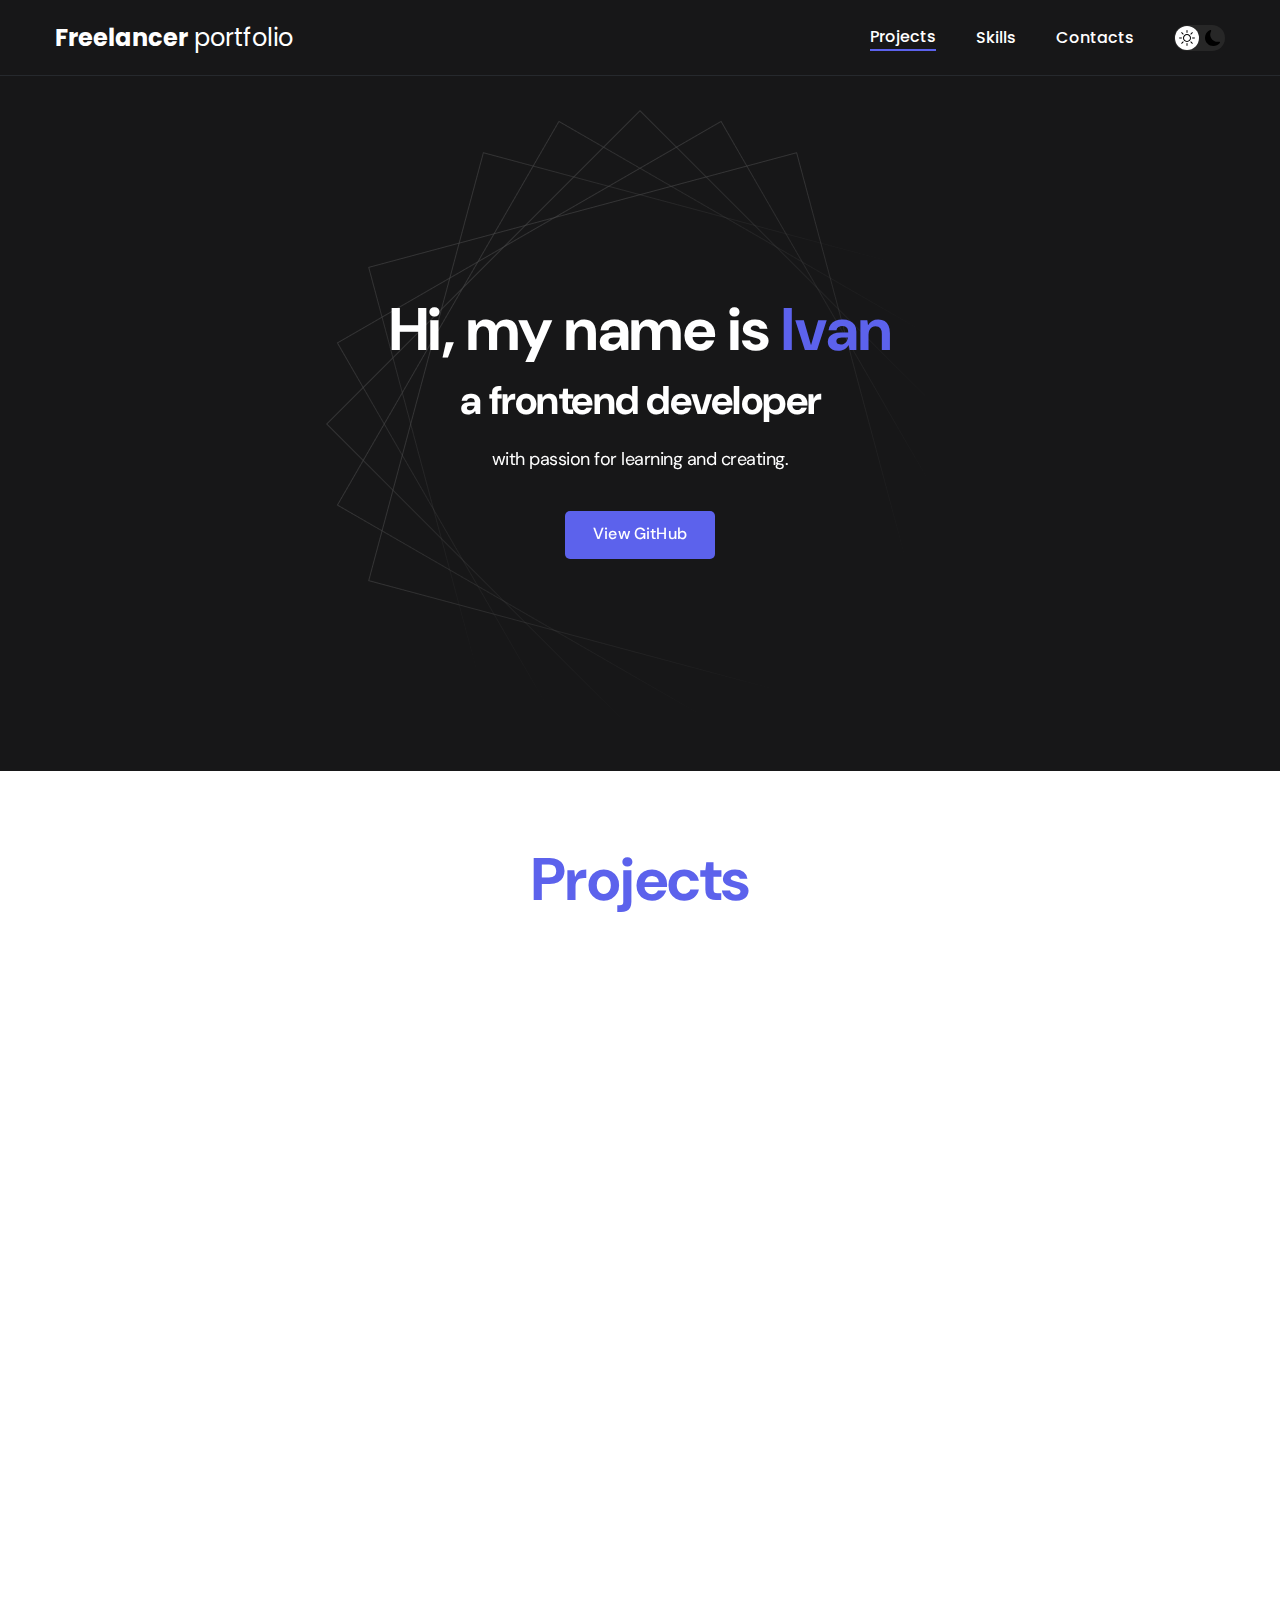
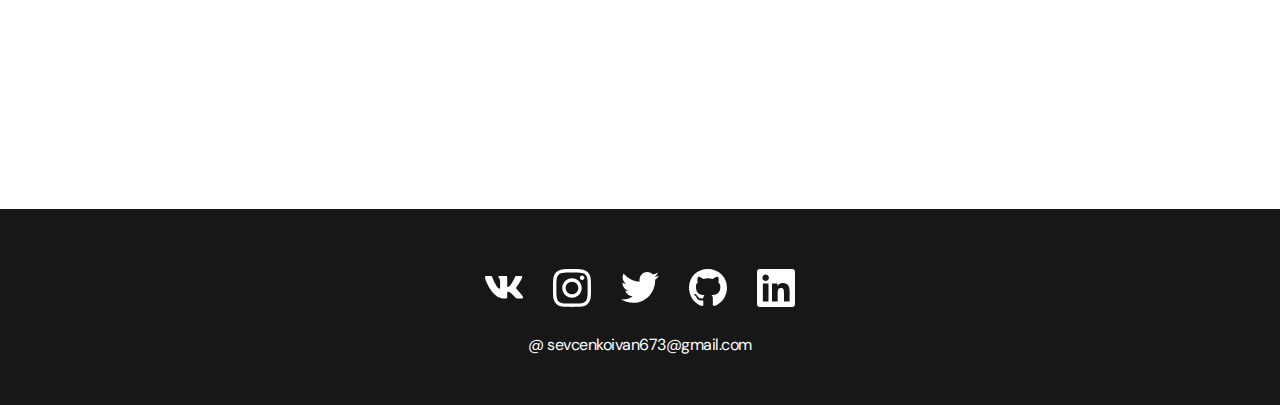
<file: index.html>
<!DOCTYPE html>
<html lang="en">
<head>
    <meta charset="UTF-8">
    <meta http-equiv="X-UA-Compatible" content="IE=edge">
    <meta name="viewport" content="width=device-width, initial-scale=1.0">
    <title>Freelancer Portfolio</title>
    <link rel="stylesheet" href="css/main.css">
    <link href="https://unpkg.com/aos@2.3.1/dist/aos.css" rel="stylesheet">
</head>
<body>
    <nav class="nav">
        <div class="container">
            <div class="nav-row">
                <a href="./index.html" class="logo"><strong>Freelancer</strong> portfolio</a>
                
                <button class="dark-mode-btn">
                    <img src="./img/icons/sun.svg" alt="Light mode" class="dark-mode-btn__icon">
                    <img src="./img/icons/moon.svg" alt="Dark mode" class="dark-mode-btn__icon">
                </button>

                <ul class="nav-list">
                    <li class="nav-list__item"><a href="./index.html" class="nav-list__link nav-list__link--active">Projects</a></li>
                    <li class="nav-list__item"><a href="./skills.html" class="nav-list__link ">Skills</a></li>
                    <li class="nav-list__item"><a href="./contacts.html" class="nav-list__link ">Contacts</a></li>
                </ul>
            
            </div>
        </div>
    </nav>

    <header class="header">
        <div class="header__wrapper" data-aos="fade-left" data-aos-duration="2000">
            <h1 class="header-title">
                <strong>Hi, my name is <em>Ivan</em></strong><br>
                a frontend developer
            </h1>
            <div class="header__text">
                <p>with passion for learning and creating.</p>
            </div>
            <a href="https://github.com/ivsheva" class="btn" target="_blank">View GitHub</a>
        </div>
    </header>

    <main class="section">
        <div class="container">
            <h2 class="title-1">Projects</h2>
            <ul class="projects">
                <li class="project" data-aos="fade-up" data-aos-duration="2000">
                    <a href="./project-page.html">
                        <img src="./img/projects/01.jpg" alt="Project 01" class="project__image">
                        <h3 class="project-title">Gaming streaming portal</h3>
                    </a>
                </li>
                <li class="project" data-aos="fade-up" data-aos-duration="2000">
                    <a href="./project-page.html">
                        <img src="./img/projects/02.jpg" alt="Project 02" class="project__image">
                        <h3 class="project-title">Video service</h3>
                    </a>
                </li>
                <li class="project" data-aos="fade-up" data-aos-duration="2000">
                    <a href="./project-page.html">
                        <img src="./img/projects/03.jpg" alt="Project 03" class="project__image">
                        <h3 class="project-title">Video portal</h3>
                    </a>
                </li>
                <li class="project" data-aos="fade-up" data-aos-duration="2000">
                    <a href="./project-page.html">
                        <img src="./img/projects/04.jpg" alt="Project 04" class="project__image">
                        <h3 class="project-title">Dating app</h3>
                    </a>
                </li>
                <li class="project" data-aos="fade-up" data-aos-duration="2000">
                    <a href="./project-page.html">
                        <img src="./img/projects/05.jpg" alt="Project 05" class="project__image">
                        <h3 class="project-title">Landing</h3>
                    </a>
                </li>
                <li class="project" data-aos="fade-up" data-aos-duration="2000">
                    <a href="./project-page.html">
                        <img src="./img/projects/06.jpg" alt="Project 06" class="project__image">
                        <h3 class="project-title">Gaming community</h3>
                    </a>
                </li>
            </ul>
        </div>
    </main>

    <footer class="footer">
        <div class="container">
            <div class="footer__wrapper">

                <ul class="social">
                    <li class="social-item">
                        <a href="#!"><img src="./img/icons/Vk.svg" alt="Link"></a>
                    </li>
                    <li class="social-item">
                        <a href="https://www.instagram.com/ivshevun/" target="_blank"><img src="./img/icons/Instagram.svg" alt="Link"></a>
                    </li>
                    <li class="social-item">
                        <a href="#!"><img src="./img/icons/Twitter.svg" alt="Link"></a>
                    </li>
                    <li class="social-item">
                        <a href="https://github.com/ivsheva" target="_blank"><img src="./img/icons/GitHub.svg" alt="Link"></a>
                    </li>
                    <li class="social-item">
                        <a href="#!"><img src="./img/icons/linkedIn.svg" alt="Link"></a>
                    </li>
                </ul>

                <div class="copyright">
                    <p>@ sevcenkoivan673@gmail.com</p>
                </div>

            </div>
            
        </div>
    </footer>


    <script src="https://unpkg.com/aos@2.3.1/dist/aos.js"></script>
    <script src="./js/main.js"></script>
</body>
</html>
</file>
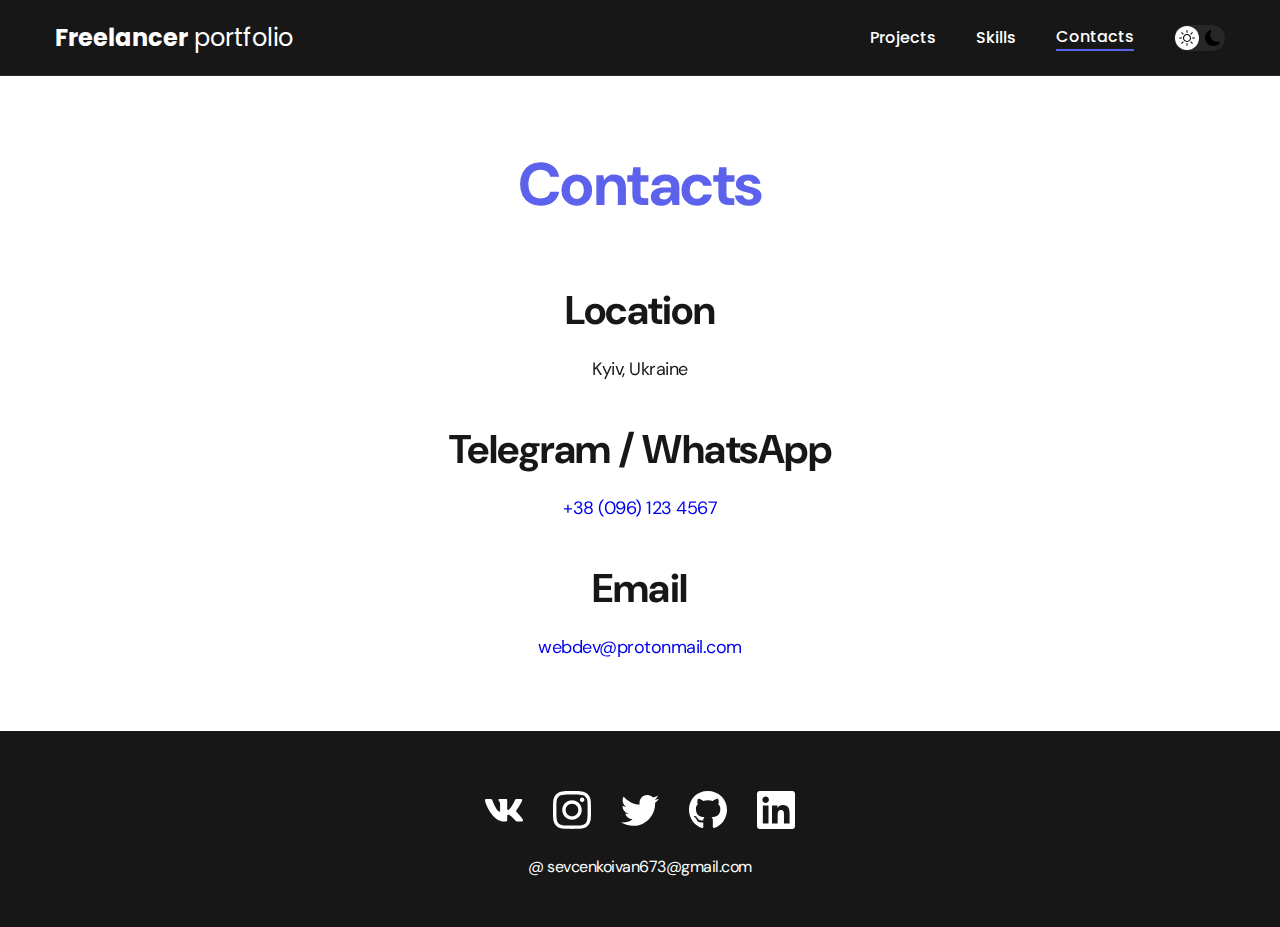
<file: contacts.html>
<!DOCTYPE html>
<html lang="en">
<head>
    <meta charset="UTF-8">
    <meta http-equiv="X-UA-Compatible" content="IE=edge">
    <meta name="viewport" content="width=device-width, initial-scale=1.0">
    <title>Contacts</title>
    <link rel="stylesheet" href="css/main.css">
    <link href="https://unpkg.com/aos@2.3.1/dist/aos.css" rel="stylesheet">
</head>
<body>
    <nav class="nav">
        <div class="container">
            <div class="nav-row">
                <a href="./index.html" class="logo"><strong>Freelancer</strong> portfolio</a>
                
                <button class="dark-mode-btn">
                    <img src="./img/icons/sun.svg" alt="Light mode" class="dark-mode-btn__icon">
                    <img src="./img/icons/moon.svg" alt="Dark mode" class="dark-mode-btn__icon">
                </button>
                
                <ul class="nav-list">
                    <li class="nav-list__item"><a href="./index.html" class="nav-list__link">Projects</a></li>
                    <li class="nav-list__item"><a href="./skills.html" class="nav-list__link">Skills</a></li>
                    <li class="nav-list__item"><a href="./contacts.html" class="nav-list__link nav-list__link--active">Contacts</a></li>
                </ul>
            
            </div>
        </div>
    </nav>

    

    <main class="section">
        <div class="container">
            
            <h1 class="title-1" data-aos="fade-down" data-aos-duration="2000">Contacts</h1>
               
            <ul class="content-list" data-aos="fade-up" data-aos-duration="1600">
                <li class="content-list-item">
                    <h2 class="title-2">Location</h2>
                    <p>Kyiv, Ukraine</p>
        
                </li>
                <li class="content-list-item">
                    <h2 class="title-2">Telegram / WhatsApp</h2>
                    <p><a href="tel:+380961234567">+38 (096) 123 4567</a></p>
                </li>

                <li class="content-list-item">
                    <h2 class="title-2">Email</h2>
                    <p><a href="mailto:webdev@protonmail.com">webdev@protonmail.com</a></p>
                </li>

            </ul>

        </div>
    </main>

    <footer class="footer">
        <div class="container">
            <div class="footer__wrapper">

                <ul class="social">
                    <li class="social-item">
                        <a href="#!"><img src="./img/icons/Vk.svg" alt="Link"></a>
                    </li>
                    <li class="social-item">
                        <a href="https://www.instagram.com/ivshevun/" target="_blank"><img src="./img/icons/Instagram.svg" alt="Link"></a>
                    </li>
                    <li class="social-item">
                        <a href="#!"><img src="./img/icons/Twitter.svg" alt="Link"></a>
                    </li>
                    <li class="social-item">
                        <a href="https://github.com/ivsheva" target="_blank"><img src="./img/icons/GitHub.svg" alt="Link"></a>
                    </li>
                    <li class="social-item">
                        <a href="#!"><img src="./img/icons/linkedIn.svg" alt="Link"></a>
                    </li>
                </ul>

                <div class="copyright">
                    <p>@ sevcenkoivan673@gmail.com</p>
                </div>

            </div>
            
        </div>
    </footer>


    <script src="https://unpkg.com/aos@2.3.1/dist/aos.js"></script>
    <script src="./js/main.js"></script>
</body>
</html>
</file>
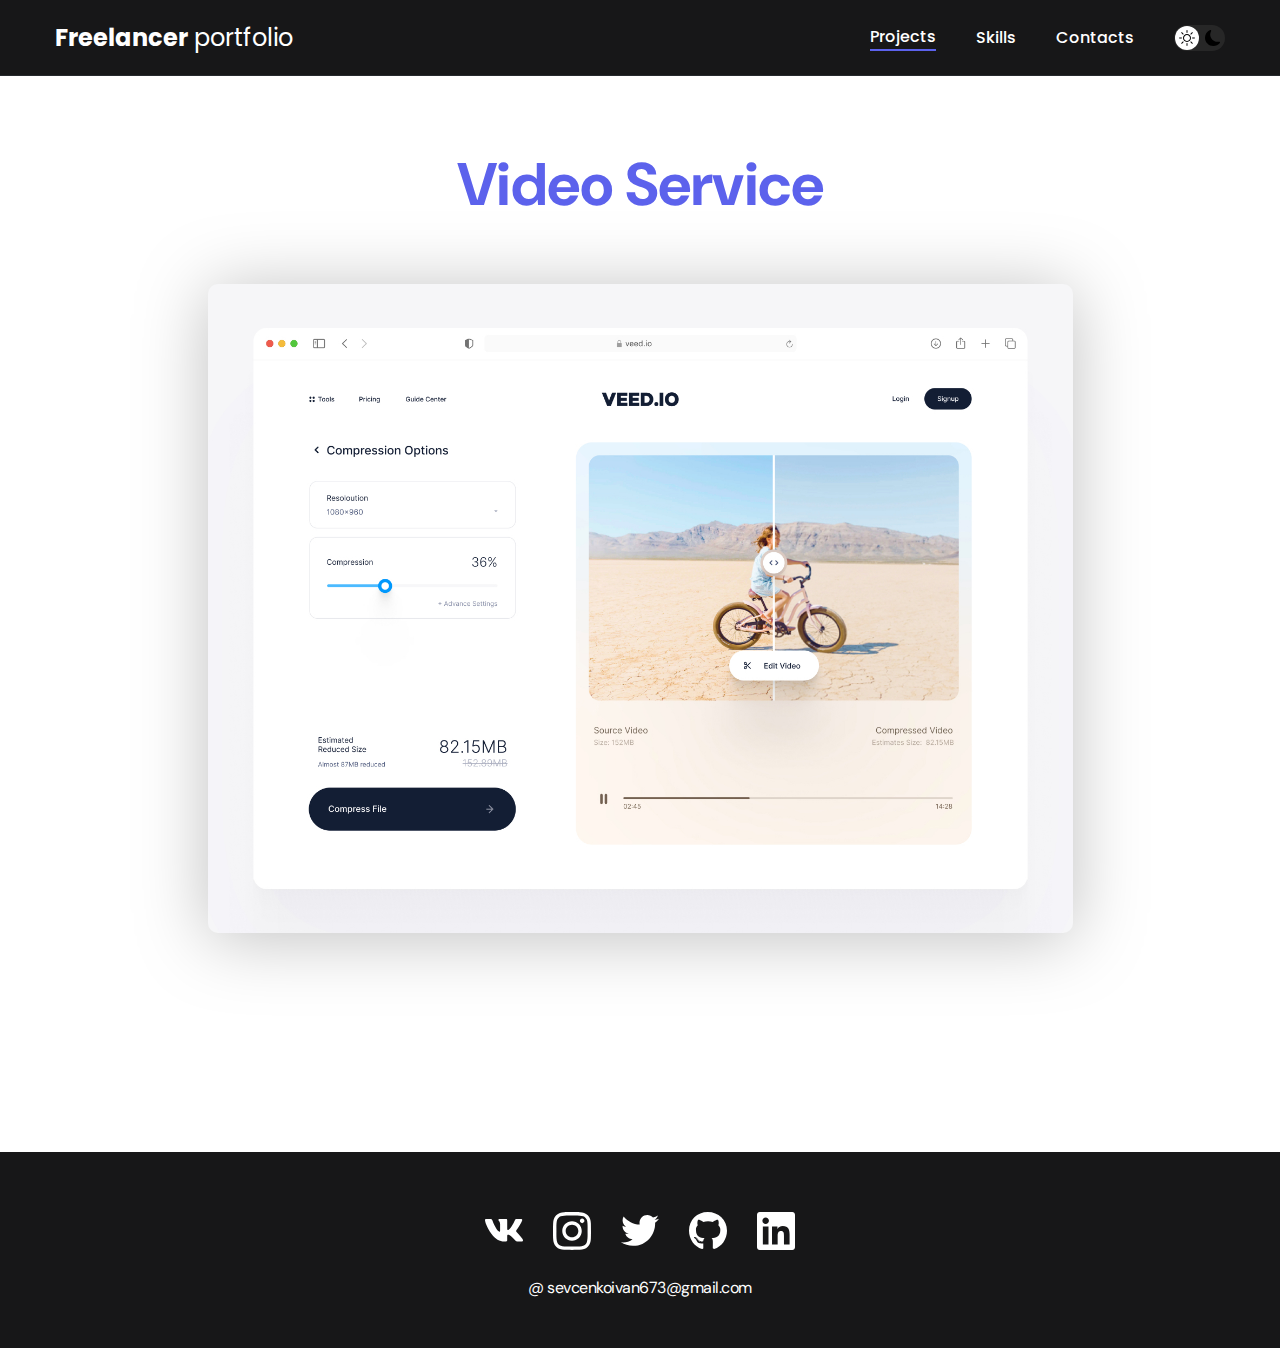
<file: project-page.html>
<!DOCTYPE html>
<html lang="en">
<head>
    <meta charset="UTF-8">
    <meta http-equiv="X-UA-Compatible" content="IE=edge">
    <meta name="viewport" content="width=device-width, initial-scale=1.0">
    <title>Project Page</title>
    <link rel="stylesheet" href="css/main.css">
    <link href="https://unpkg.com/aos@2.3.1/dist/aos.css" rel="stylesheet">
</head>
<body>
    <nav class="nav">
        <div class="container">
            <div class="nav-row">
                <a href="./index.html" class="logo"><strong>Freelancer</strong> portfolio</a>
                
                <button class="dark-mode-btn">
                    <img src="./img/icons/sun.svg" alt="Light mode" class="dark-mode-btn__icon">
                    <img src="./img/icons/moon.svg" alt="Dark mode" class="dark-mode-btn__icon">
                </button>

                <ul class="nav-list">
                    <li class="nav-list__item"><a href="./index.html" class="nav-list__link nav-list__link--active">Projects</a></li>
                    <li class="nav-list__item"><a href="./skills.html" class="nav-list__link ">Skills</a></li>
                    <li class="nav-list__item"><a href="./contacts.html" class="nav-list__link ">Contacts</a></li>
                </ul>
            
            </div>
        </div>
    </nav>

    

    <main class="section">
        <div class="container">
            
            <div class="project-details">


                <h1 class="title-1" data-aos="fade-down" data-aos-duration="2000">Video Service</h1>
                <img src="./img/projects/02-big.jpg" alt="" class="project-details__cover" data-aos="fade-up" data-aos-duration="2000">
                
                <div class="project-details-desc" data-aos="fade-up">
                    <p>Skills: React, Node.js, MongoDB</p>
                </div>

                <a href="#!" class="btn-outline" data-aos="fade-up">
                    <img src="./img/icons/GitHub Black.svg" alt="">
                    GitHub repo
                </a>


            </div>
            
        

        </div>
    </main>

    <footer class="footer">
        <div class="container">
            <div class="footer__wrapper">

                <ul class="social">
                    <li class="social-item">
                        <a href="#!"><img src="./img/icons/Vk.svg" alt="Link"></a>
                    </li>
                    <li class="social-item">
                        <a href="https://www.instagram.com/ivshevun/" target="_blank"><img src="./img/icons/Instagram.svg" alt="Link"></a>
                    </li>
                    <li class="social-item">
                        <a href="#!"><img src="./img/icons/Twitter.svg" alt="Link"></a>
                    </li>
                    <li class="social-item">
                        <a href="https://github.com/ivsheva" target="_blank"><img src="./img/icons/GitHub.svg" alt="Link"></a>
                    </li>
                    <li class="social-item">
                        <a href="#!"><img src="./img/icons/linkedIn.svg" alt="Link"></a>
                    </li>
                </ul>

                <div class="copyright">
                    <p>@ sevcenkoivan673@gmail.com</p>
                </div>

            </div>
            
        </div>
    </footer>


    <script src="https://unpkg.com/aos@2.3.1/dist/aos.js"></script>
    <script src="./js/main.js"></script>
</body>
</html>
</file>
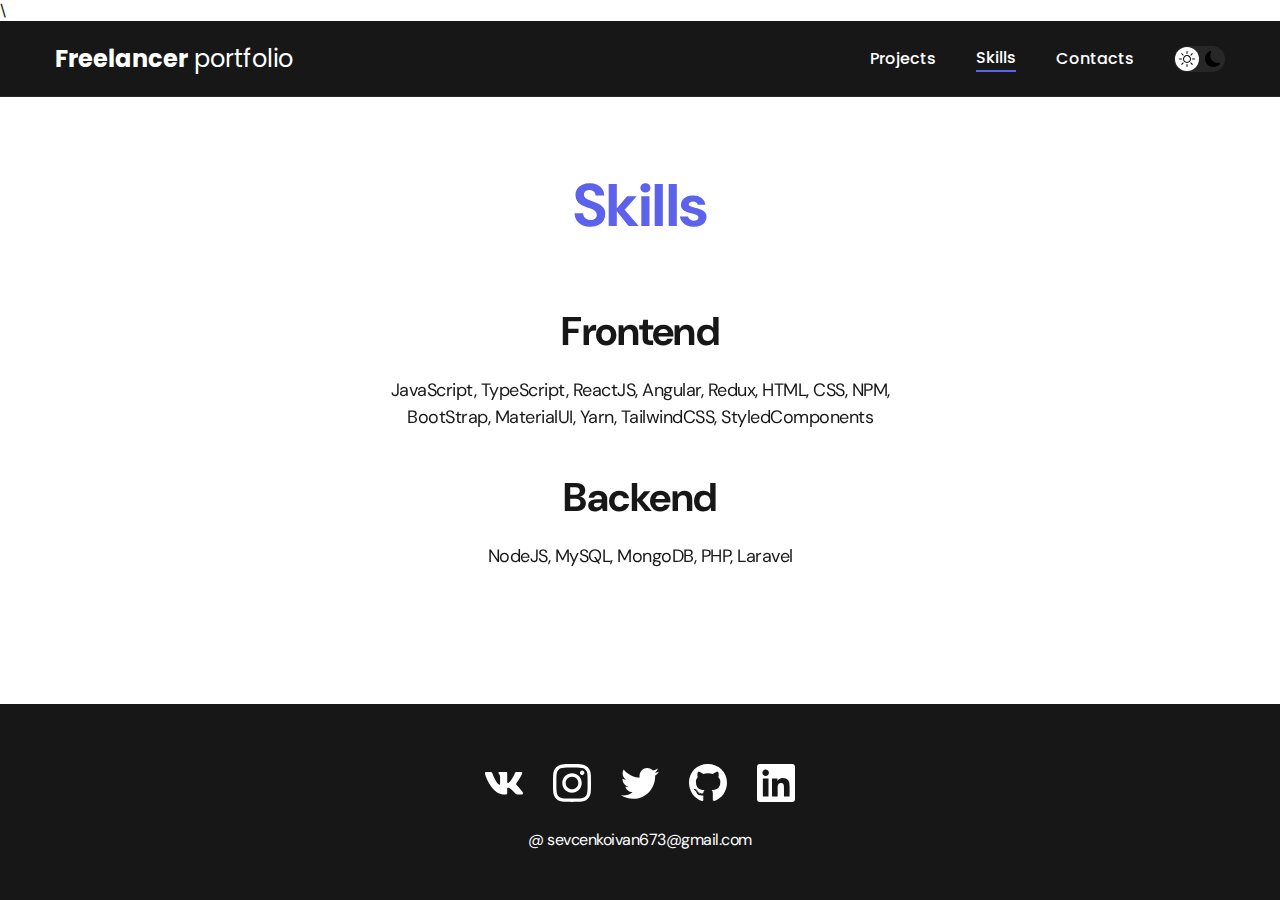
<file: skills.html>
<!DOCTYPE html>
<html lang="en">
<head>
    <meta charset="UTF-8">
    <meta http-equiv="X-UA-Compatible" content="IE=edge">
    <meta name="viewport" content="width=device-width, initial-scale=1.0">
    <title>Skills</title>
    <link rel="stylesheet" href="css/main.css">\
    <link href="https://unpkg.com/aos@2.3.1/dist/aos.css" rel="stylesheet">
</head>
<body>
    <nav class="nav">
        <div class="container">
            <div class="nav-row">
                <a href="./index.html" class="logo"><strong>Freelancer</strong> portfolio</a>
                
                <button class="dark-mode-btn">
                    <img src="./img/icons/sun.svg" alt="Light mode" class="dark-mode-btn__icon">
                    <img src="./img/icons/moon.svg" alt="Dark mode" class="dark-mode-btn__icon">
                </button>
                
                <ul class="nav-list">
                    <li class="nav-list__item"><a href="./index.html" class="nav-list__link ">Projects</a></li>
                    <li class="nav-list__item"><a href="./skills.html" class="nav-list__link nav-list__link--active ">Skills</a></li>
                    <li class="nav-list__item"><a href="./contacts.html" class="nav-list__link ">Contacts</a></li>
                </ul>
            
            </div>
        </div>
    </nav>

    

    <main class="section">
        <div class="container">
            
            <h1 class="title-1" data-aos="fade-down" data-aos-duration="2000">Skills</h1>
               
            <ul class="content-list" data-aos="fade-up" data-aos-duration="1600">
                <li class="content-list-item">
                    <h2 class="title-2" >Frontend</h2>
                    <p>JavaScript, TypeScript, ReactJS, Angular, Redux, HTML, CSS, NPM, BootStrap, MaterialUI, Yarn, TailwindCSS, StyledComponents</p>
        
                </li>
                <li class="content-list-item">
                    <h2 class="title-2">Backend</h2>
                    <p>NodeJS, MySQL, MongoDB, PHP, Laravel</p>
                </li>
            </ul>

        </div>
    </main>

    <footer class="footer">
        <div class="container">
            <div class="footer__wrapper">

                <ul class="social">
                    <li class="social-item">
                        <a href="#!"><img src="./img/icons/Vk.svg" alt="Link"></a>
                    </li>
                    <li class="social-item">
                        <a href="https://www.instagram.com/ivshevun/" target="_blank"><img src="./img/icons/Instagram.svg" alt="Link"></a>
                    </li>
                    <li class="social-item">
                        <a href="#!"><img src="./img/icons/Twitter.svg" alt="Link"></a>
                    </li>
                    <li class="social-item">
                        <a href="https://github.com/ivsheva" target="_blank"><img src="./img/icons/GitHub.svg" alt="Link"></a>
                    </li>
                    <li class="social-item">
                        <a href="#!"><img src="./img/icons/linkedIn.svg" alt="Link"></a>
                    </li>
                </ul>

                <div class="copyright">
                    <p>@ sevcenkoivan673@gmail.com</p>
                </div>

            </div>
            
        </div>
    </footer>

    <script src="https://unpkg.com/aos@2.3.1/dist/aos.js"></script>
    <script src="./js/main.js"></script>
</body>
</html>
</file>
<file: css/main.css>
@import './reset.css';
@import url('https://fonts.googleapis.com/css2?family=DM+Sans:wght@400;500;700&family=Poppins:wght@400;500;700&display=swap');

/* *{
    font-family: 'DM Sans', sans-serif;
    font-family: 'Poppins', sans-serif;
} */

:root{
    --black: #171718;
    --black-border: #26292D;
    --white: #FFF;
    --purple: #5C62EC;

    --black-text: var(--black);
    --dark-bg: var(--black);
    --dark-border: var(--black-border);
    --header-text: var(--white);
    --accent: var(--purple);

    /* Light mode */
    --page-bg: var(--white);
    --black-text: var(--black);

    --title-1: var(--accent);

    --project-card-bg: var(--white);
    --project-card-text: var(--black);

    --box-shadow: 0px 5px 35px rgba(0, 0, 0, 0.25);

}

.dark{
    /* Dark mode */
    --page-bg: #252526;
    --black-text: var(--white);

    --title-1: var(--white);

    --project-card-bg: var(--black);
    --project-car-text: var(--white);

    --box-shadow: 0px 5px 35px rgba(0, 0, 0, 0.8);

}

html, body{
    display: flex;
    flex-direction: column;

    min-height: 100vh;

    font-family: 'DM Sans', sans-serif;
    letter-spacing: -0.5px;

    color: var(--black-text);
    
    
    background-color: var(--page-bg);
    color: var(--black-text);
}



.container{
    margin: 0 auto;
    padding: 0 15px;
    max-width: 1200px;
}

/* Nav */

.nav{
    padding: 20px 0;
    border-bottom: 1px solid var(--dark-border);
    background-color: var(--dark-bg);
    color: var(--header-text);
    letter-spacing: normal;
}

.nav-row{
    display: flex;
    justify-content: flex-end;
    align-items: center;
    column-gap: 40px;
    row-gap: 20px;
    flex-wrap: wrap;
}

.logo{
    margin-right: auto;
    color: var(--header-text);
    font-size: 24px;
    font-family: 'Poppins', sans-serif;
}

.logo strong{
    font-weight: 700;
}

.nav-list {
    display: flex;
    align-items: center;
    column-gap: 40px;
    font-size: 16px;
    font-weight: 500;
    font-family: 'Poppins', sans-serif;
}

.nav-list__link {
    color: var(--header-text);

    transition: opacity 0.2s ease-in;
}

.nav-list__link:hover{
    opacity: 0.8;
}


.nav-list__link--active{
    position: relative;
}
.nav-list__link--active::after{
    content: '';

    display: block;
    height: 2px;
    width: 100%;
    background-color: var(--accent);
}

/* Dark mode button */

.dark-mode-btn {
    display: flex;
    justify-content: space-between;
    width: 51px;
    height: 26px;
    border-radius: 50px;
    background-color: #272727;
    padding: 5px;
    position: relative;
    order: 1;
}
.dark-mode-btn::before{
    content: '';

    position: absolute;
    top: 1px;
    left: 1px;

    display: block;
    width: 24px;
    height: 24px;

    border-radius: 50%;
    background-color: var(--white);

    transition: left 0.2s ease-in;
}
.dark-mode-btn--active::before{
    left: 26px;
}

.dark-mode-btn__icon {
    position: relative;
    z-index: 9;
}

/* Header */

.header {
    display: flex;
    justify-content: center;
    align-items: center;
    
    min-height: 695px;
    padding: 40px 0;

    background-color: var(--dark-bg);
    background-image: url('../img/header-bg.png');
    background-repeat: no-repeat;
    background-position: center center;
    background-size: auto;
    
    color: var(--header-text);
    text-align: center;
}

.header__wrapper {
    padding: 0 15px;
    max-width: 660px;
}

.header-title {
    margin-bottom: 20px;
    font-size: 40px;
    font-weight: 700;
    line-height: 1.4;
}

.header-title strong{
    font-size: 60px;
    font-weight: 700;
}

.header-title em{
    font-style: normal;
    color: var(--accent);
}

.header__text {
    margin-bottom: 40px;
    font-size: 18px;
    line-height: 1.33;
}

.header-text p + p{
    margin-top: 0.5em;
}

/* Button */

.btn {
    display: inline-block;
    height: 48px;
    padding: 12px 28px;

    border-radius: 5px;
    background-color: var(--accent);

    color: var(--white);
    letter-spacing: 0.15px;
    font-size: 16px;
    font-weight: 500;
    
    transition: transform 0.3s ease-out, opacity 0.2s ease-in;

}

.btn:active{
    opacity: 0.8;
}
.btn:hover{
    transform: translateY(5px);
}

/* General */
.section {
    padding: 70px 0;
    background-color: var(--page-bg);
}

.title-1 {
    margin-bottom: 60px;
    font-size: 60px;
    font-weight: 700;
    line-height: 1.3;
    color: var(--title-1    );
    text-align: center;

}

/* Projects */

.projects {
    display: flex;
    flex-wrap: wrap;
    column-gap: 30px;
    row-gap: 30px;
    justify-content: center;
}

.project {
    max-width: 370px;
    background-color: var(--project-card-bg);
    box-shadow: var(--box-shadow);

    
}

.project__image {
    border-radius: 10px;
}

.project-title {
    padding: 15px 73px 25px 20px;
    font-size: 24px;
    font-weight: 700;
    line-height: 1.3;

    color: var(--black-text);
}

/* Project Details */

.project-details {
    margin: 0 auto;
    max-width: 865px;

    display: flex;

    flex-direction: column;
    align-items: center;
    text-align: center;
}


.project-details__cover {
    max-width: 100%;
    margin-bottom: 40px;
    filter: drop-shadow(0px 5px 35px rgba(0, 0, 0, 0.25));
    border-radius: 10px;
}

.project-details-desc {
    font-weight: 700;
    font-size: 24px;
    line-height: 1.3;
    margin-bottom: 30px;

}

.btn-outline {
    display: flex;
    column-gap: 10px;
    align-items: center;

    height: 48px;
    border-radius: 5px;
    padding: 12px 20px;

    border: 1px solid #000;
    
    color: #000;
    background-color: var(--white);

    transition: opacity 0.2s ease-in, transform 0.4s ease-in;
}

.btn-outline:active{
    opacity: 0.8;
}
.btn-outline:hover{
    transform: translateY(5px);
}

/* Content-list */

.title-2 {
    font-size: 40px;
    line-height: 1.3;
    margin-bottom: 20px;
    font-weight: 700;
}

.content-list {
    margin: 0 auto;
    max-width: 570px;

    display: flex;
    flex-direction: column;
    align-items: center;
    text-align: center;
    row-gap: 40px;
}

.content-list-item {
    font-size: 18px;
    line-height: 1.5;
}

.content-list-item p + p{
    margin-top: 0.5em;
}


/* Footer */

.footer {
    padding: 60px 0 50px;
    background-color: var(--dark-bg);
    color: var(--header-text);
    margin-top: auto;
}

.footer__wrapper{
    display: flex;
    flex-direction: column;
    align-items: center;
    row-gap: 27px;
}

.social {
    display: flex;
    column-gap: 30px;
    align-items: center;
}

.copyright {
    font-size: 16px;
}

.copyright p+p{
    margin-top: 0.5em;
}

@media (max-width: 620px){

    /* Nav */
    .nav-row{
        justify-content: space-between;
    }

    /* Dark mode button */

    .dark-mode-btn{
        order: 0;
    }

    /* Header */
    .header{
        min-height: unset;
    }

    .header-title{
        font-size: 30px;
    }
    .header-title strong{
        font-size: 40px;
    }

    /* Projects */

    .section{
        padding: 40px 0;
    }
    .title-1{
        font-size: 40px;
        margin-bottom: 30px;
    }

    /* Project page */

    .project-title{
        font-size: 22px;
    }
    .project-details-desc{
        font-size: 22px;
        margin-bottom: 20px;
    }

    /* Content list */

    .content-list{
        row-gap: 20px;
    }

    .title-2{
        font-size: 30px;
        margin-bottom: 10px;
    }

    .content-list-item{
        font-size: 16px;
    }

    /* Footer */

    .footer-wrapper{
        row-gap: 30px;
    }
    .footer{
        padding: 40px 0 30;
    }
    .social{
        column-gap: 20px;
    }
    .social-item{
        width: 28px;
    }
}
</file>
